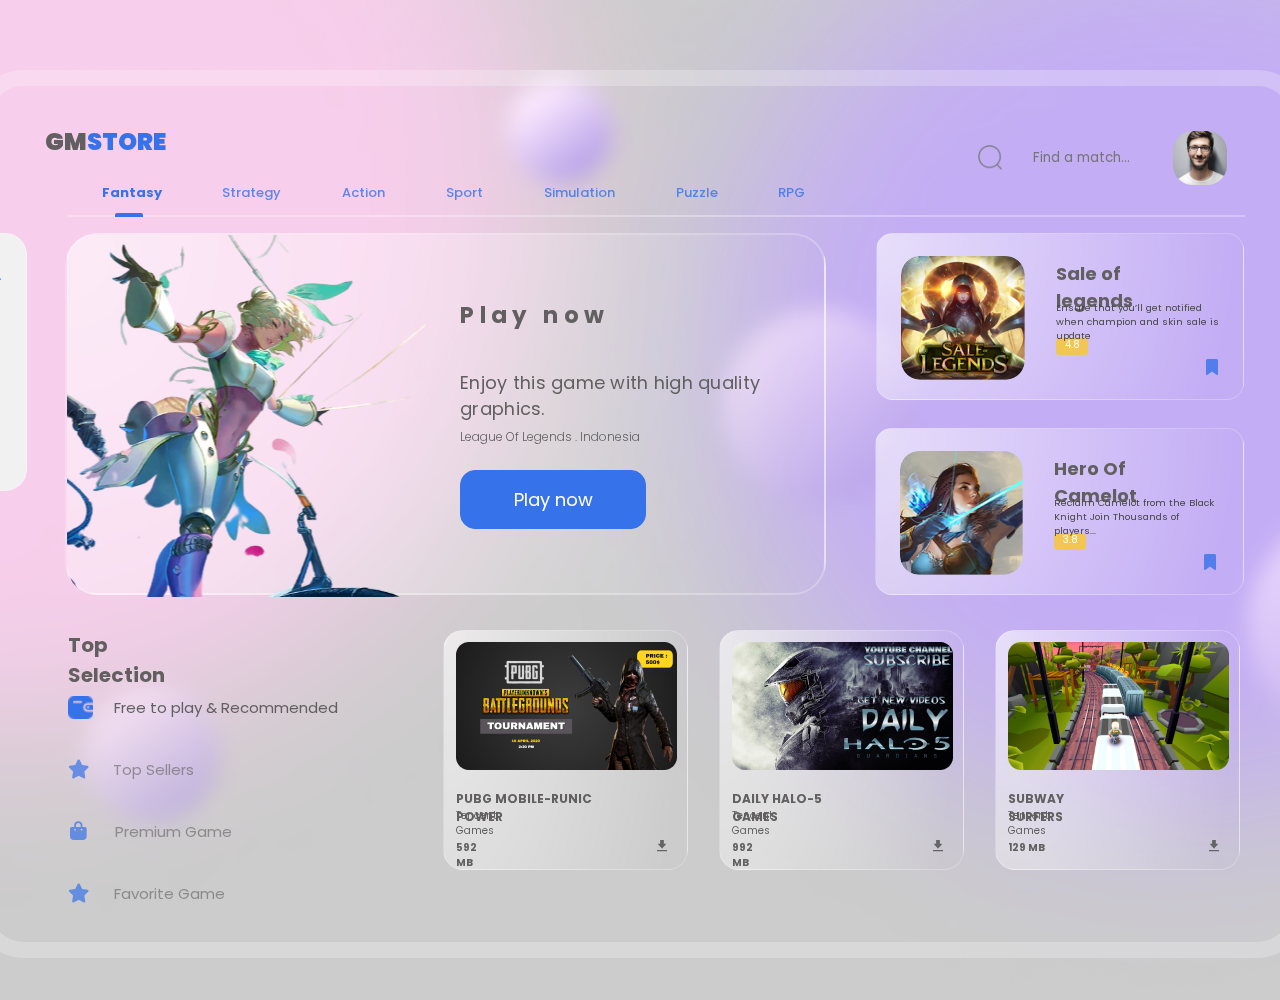
<file: index.html>
<!DOCTYPE html>
<html lang="en">

<head>
    <meta charset="UTF-8">
    <meta http-equiv="X-UA-Compatible" content="IE=edge">
    <meta name="viewport" content="width=device-width, initial-scale=1.0">
    <title>Glassmorphism UI</title>
    <link rel="icon" href="JAGA.png">
    <link rel="stylesheet" href="style.css">
    <link rel="stylesheet" href="https://cdnjs.cloudflare.com/ajax/libs/font-awesome/5.15.4/css/all.min.css">
    <link rel="stylesheet" href="https://cdnjs.cloudflare.com/ajax/libs/font-awesome/6.3.0/css/all.min.css">
</head>

<body>

    <div class="head">
        <div class="surface">
            <h2 class="surf">
                <b class="b1">GM</b>
                <b class="b2">STORE</b>
            </h2>
            <div class="find_match">
                <img src="img/Search.png" class="ii">
                <input type="search" class="find" placeholder="Find a match...">
                <img src="img/Rectangle 15.png" class="i">
            </div>
            <div class="n_navbar">
                <nav class="navbar">
                    <a href="#" class="fantasy">Fantasy</a>
                    <a href="#" class="st">Strategy</a>
                    <a href="#" class="st">Action</a>
                    <a href="#" class="st">Sport</a>
                    <a href="#" class="st">Simulation</a>
                    <a href="#" class="st">Puzzle</a>
                    <a href="#" class="st">RPG</a>
                </nav>
                <div class="b_navbar">
                    <div class="b_nav"></div>
                </div>
            </div>
            <div class="play">
                <div class="menu">
                    <a href="#"><i class="fa-solid fa-house"></i></a>
                    <a href="#"><i class="fas fa-bell"></i></a>
                    <a href="#"><i class="fas fa-user"></i></a>
                    <a href="#"><i class="fa-solid fa-bookmark ab"></i></a>
                </div>
                <div class="play_now">
                    <div class="img"></div>
                    <h2 class="h5">Play now</h2>
                    <p class="p5">Enjoy this game with high quality graphics.</p>
                    <p class="p6">League Of Legends . Indonesia</p>
                    <button class="btn1">Play now</button>
                </div>
                <div class="sale">
                    <div class="img1">
                        <img src="img/Rectangle 7.png" class="i14">
                    </div>
                    <div class="box_sale">
                        <h2 class="h6">Sale of legends</h2>
                        <p class="p7">Ensure that you’ll get notified when champion and skin sale is update</p>
                        <div class="bor">4.8</div>
                        <i class="fa-solid fa-bookmark ask"></i>
                    </div>
                </div>
                <div class="hero">
                    <div class="img3">
                        <img src="img/Rectangle 8.png" class="i16">
                    </div>
                    <div class="box_hero">
                        <h2 class="h7">Hero Of Camelot</h2>
                        <p class="p8">Reclaim Camelot from the Black Knight Join Thousands of players...</p>
                        <div class="bor">3.8</div>
                        <i class="fa-solid fa-bookmark ask"></i>
                    </div>
                </div>
            </div>
            <div class="top_selection">
                <div class="top">
                    <h2 class="text">
                        Top Selection
                    </h2>
                    <div class="box1">
                        <img src="img/Wallet.png" class="i1">
                        <p class="p1 a">Free to play & Recommended</p>
                    </div>
                    <div class="box2">
                        <p class="b ap"><i class="fas fa-star"></i>Top Sellers</p>
                    </div>
                    <div class="box3">
                        <p class="b pab"><i class="fas fa-shopping-bag as"></i>Premium Game</p>
                    </div>
                    <div class="box4">
                        <p class="b pas"><i class="fas fa-star"></i>Favorite Game</p>
                    </div>
                </div>
                <div class="pubg">
                    <img src="img/Rectangle 9.png" class="i5">
                    <h2 class="h1">PUBG MOBILE-RUNIC POWER</h2>
                    <p class="pa">Tencent Games</p>
                    <div class="mb">
                        <h2 class="text2">592 MB</h2>
                        <img src="img/Vector.png" class="i8">
                    </div>
                </div>
                <div class="daily">
                    <img src="img/Rectangle 10.png" class="i5">
                    <h2 class="h2">DAILY HALO-5 GAMES</h2>
                    <p class="pa">Tencent Games</p>
                    <div class="mb">
                        <h2 class="text2">992 MB</h2>
                        <img src="img/Vector.png" class="i8">
                    </div>
                </div>
                <div class="subway">
                    <img src="img/Rectangle 11.png" class="i5">
                    <h2 class="h3">SUBWAY SURFERS</h2>
                    <p class="pa">Tencent Games</p>
                    <div class="mb">
                        <h2 class="text2">129 MB</h2>
                        <img src="img/Vector.png" class="i8">
                    </div>
                </div>
            </div>
        </div>
    </div>

    <div class="div">
        <div class="div">
            <div class="dvi"></div>
        </div>
    </div>

</body>

</html>
</file>
<file: style.css>
@import url('https://fonts.googleapis.com/css2?family=Poppins:wght@400;500;700&display=swap');
* {
    padding: 0;
    margin: 0;
    box-sizing: border-box;
    font-family: 'Poppins', sans-serif;
}

body {
    background: #ccc;
    display: flex;
    justify-content: center;
    align-items: center;
}

.head {
    width: 1500px;
    height: 1000px;
    background: url("img/Gradient-color.png") center;
}

.surface {
    width: 1333px;
    height: 888px;
    border: 16px solid rgba(255, 255, 255, 0.24);
    backdrop-filter: blur(11px);
    border-radius: 50px;
    margin: auto;
    margin-top: 70px;
    position: relative;
}

.surf {
    margin-top: 38px;
    margin-left: 55px;
    cursor: context-menu;
}

.b1 {
    color: #615F5F;
}

.b2 {
    margin: -5px;
    color: #3672E9;
}

.find_match {
    width: 249px;
    height: 54px;
    position: absolute;
    top: 45px;
    left: 988px;
    display: flex;
    justify-content: space-between;
}

.find {
    width: 109px;
    height: 23px;
    border: none;
    background: none;
    margin-top: 15px;
    border-color: none;
    outline: none;
    cursor: context-menu;
}

.ii {
    height: 24.905378341674805px;
    width: 24.909420013427734px;
    margin-top: 14px;
}

.n_navbar {
    height: 34px;
    width: 1177px;
    margin-top: 24px;
    margin-left: 78px;
}

.navbar {
    width: 704px;
    height: 20px;
    margin-left: 34px;
    display: flex;
    justify-content: space-between;
}

.fantasy {
    font-family: Poppins;
    font-size: 13px;
    font-weight: 700;
    line-height: 20px;
    letter-spacing: 0em;
    text-align: left;
    color: #3672e9;
}

.st {
    font-family: Poppins;
    font-size: 13px;
    font-weight: 500;
    line-height: 20px;
    letter-spacing: 0em;
    text-align: left;
    color: rgba(54, 114, 233, 0.8);
    transition: all 0.3s;
}

.st:hover {
    color: rgba(54, 114, 233, 0.9);
    transform: scale(1.07);
}

.b_navbar {
    width: 1177px;
    height: 4px;
    margin-top: 10px;
    border-bottom: 2px solid rgba(255, 255, 255, 0.31);
    backdrop-filter: blur(6.5px);
}

.b_nav {
    width: 28px;
    height: 4px;
    border: 1px #3672E9;
    border-radius: 2px 2px 0px 0px;
    background: #3672E9;
    margin-left: 47px;
}

a {
    text-decoration: none;
}

.play {
    height: 362.3399963378906px;
    width: 1294.8699951171875px;
    margin-top: 16px;
    margin-left: -40px;
    display: flex;
    position: relative;
}

.menu {
    height: 258px;
    width: 78px;
    border-radius: 22px;
    background: #f1f1f1;
    border: 1px solid rgba(255, 255, 255, 0.3);
    backdrop-filter: blur(11px);
    position: relative;
}

.fa-house {
    font-size: 20px;
    color: rgba(54, 114, 233, 1);
    position: absolute;
    top: 36px;
    left: 27px;
}

.fa-bell {
    color: rgba(54, 114, 233, 0.7);
    font-size: 19px;
    position: absolute;
    top: 92px;
    left: 29px;
    transition: all 0.3s;
}

.fa-user {
    color: rgba(54, 114, 233, 0.7);
    font-size: 19px;
    position: absolute;
    top: 148px;
    left: 29px;
    transition: all 0.3s;
}

.ab {
    color: rgba(54, 114, 233, 0.7);
    font-size: 19px;
    position: absolute;
    top: 204px;
    left: 30.4px;
    transition: all 0.3s;
}

.fa-bell:hover,
.fa-user:hover,
.ab:hover {
    color: rgba(54, 114, 233, 0.9);
}

.img {
    width: 358px;
    height: 362px;
    background: url("img/itl\ 1.png") center;
    border-radius: 33px;
}

.play_now {
    height: 362px;
    width: 764px;
    border-radius: 33px;
    margin-left: 38px;
    position: relative;
    border: 2px solid rgba(255, 255, 255, 0.24);
    backdrop-filter: blur(11px);
    background: radial-gradient(100% 249.45% at 0% 2.78%, rgba(255, 255, 255, 0.6) 0%, rgba(255, 255, 255, 0) 100%);
}

.h5 {
    width: 151px;
    height: 36px;
    position: absolute;
    top: 62px;
    left: 393px;
    font-family: Poppins;
    font-size: 23px;
    font-weight: 700;
    line-height: 36px;
    letter-spacing: 0.235em;
    text-align: left;
    color: #615F5F;
    cursor: context-menu;
}

.p5 {
    width: 304px;
    height: 52px;
    position: absolute;
    top: 135px;
    left: 393px;
    font-family: Poppins;
    font-size: 17.9px;
    font-weight: 400;
    line-height: 26px;
    letter-spacing: 0.015em;
    text-align: left;
    color: #615F5F;
    cursor: context-menu;
}

.p6 {
    width: 184px;
    height: 18px;
    position: absolute;
    top: 193px;
    left: 393px;
    font-family: Poppins;
    font-size: 12px;
    font-weight: 300;
    line-height: 18px;
    letter-spacing: 0em;
    text-align: left;
    color: #615F5F;
    cursor: context-menu;
}

.btn1 {
    height: 59px;
    width: 186px;
    left: 393px;
    top: 235px;
    border-radius: 15px;
    position: absolute;
    background: #3672E9;
    color: white;
    border: 1px solid #3672E9;
    font-family: Poppins;
    font-size: 18px;
    font-weight: 400;
    line-height: 27px;
    letter-spacing: 0em;
    text-align: center;
    cursor: pointer;
    transition: all 0.3s;
}

.btn1:hover {
    box-shadow: 0 0 10px #3672E9;
}

.sale {
    height: 167.33999633789062px;
    width: 369.8699951171875px;
    border-radius: 17px;
    margin-left: 50px;
    border: 1px solid rgba(255, 255, 255, 0.24);
    display: flex;
    background: radial-gradient(100% 249.45% at 0% 2.78%, rgba(255, 255, 255, 0.6) 0%, rgba(255, 255, 255, 0) 100%);
}

.i14 {
    height: 123.60655975341797px;
    width: 123.60655975341797px;
    border-radius: 19.016393661499023px;
    margin-top: 22px;
    margin-left: 24px;
}

.box_sale {
    height: 123.61px;
    width: 166px;
    border-radius: nullpx;
    margin-left: 31.39px;
    margin-top: 26px;
    display: block;
}

.h6 {
    height: 27px;
    width: 140px;
    border-radius: nullpx;
    font-family: Poppins;
    font-size: 18px;
    font-weight: 700;
    line-height: 27px;
    letter-spacing: 0em;
    text-align: left;
    color: #615F5F;
    cursor: context-menu;
}

.p7 {
    height: 28px;
    width: 166px;
    border-radius: nullpx;
    font-family: Poppins;
    font-size: 9.5px;
    font-weight: 400;
    line-height: 14px;
    letter-spacing: 0em;
    text-align: left;
    color: #474747;
    margin-top: 14px;
    cursor: context-menu;
}

.bor {
    width: 32px;
    height: 16.600000381469727px;
    border-radius: 3.799999952316284px;
    background: #F2C655;
    font-family: Poppins;
    font-size: 10px;
    font-weight: 400;
    line-height: 14px;
    letter-spacing: 0em;
    text-align: center;
    color: #fff;
    margin-top: 9px;
    cursor: context-menu;
}

.ask {
    color: rgba(54, 114, 233, 0.8);
    margin-left: 150px;
    cursor: pointer;
    transition: all 0.3s;
}

.ask:active {
    color: gray;
}

.hero {
    position: absolute;
    height: 167.33999633789062px;
    width: 369.8699951171875px;
    right: 0;
    bottom: 0;
    border-radius: 17px;
    border: 1px solid rgba(255, 255, 255, 0.24);
    backdrop-filter: blur(11px);
    background: radial-gradient(100% 249.45% at 0% 2.78%, rgba(255, 255, 255, 0.6) 0%, rgba(255, 255, 255, 0) 100%);
    display: flex;
}

.i16 {
    width: 123.60655975341797px;
    height: 123.60655975341797px;
    border-radius: 19.016393661499023px;
    margin-top: 22px;
    margin-left: 24px;
}

.box_hero {
    height: 123.61px;
    width: 166px;
    margin-left: 31.39px;
    margin-top: 26px;
}

.h7 {
    height: 27px;
    width: 152px;
    border-radius: nullpx;
    font-family: Poppins;
    font-size: 18px;
    font-weight: 700;
    line-height: 27px;
    letter-spacing: 0em;
    text-align: left;
    color: #615F5F;
    cursor: context-menu;
}

.p8 {
    width: 163px;
    height: 28px;
    border-radius: nullpx;
    font-family: Poppins;
    font-size: 9.5px;
    font-weight: 400;
    line-height: 14px;
    letter-spacing: 0em;
    text-align: left;
    color: #474747;
    margin-top: 14px;
    cursor: context-menu;
}

.top_selection {
    height: 275px;
    width: 1178px;
    display: flex;
    margin-top: 35px;
    margin-left: 78px;
}

.text {
    height: 30px;
    width: 138px;
    border-radius: nullpx;
    font-family: Poppins;
    font-size: 20px;
    font-weight: 700;
    line-height: 30px;
    letter-spacing: 0em;
    text-align: left;
    color: #615F5F;
    cursor: context-menu;
}

.box1 {
    height: 23px;
    display: flex;
    margin-top: 36px;
    cursor: pointer;
}

.box2 {
    height: 23px;
    display: flex;
    margin-top: 39px;
    cursor: pointer;
}

.box3 {
    height: 23px;
    display: flex;
    margin-top: 39px;
    cursor: pointer;
}

.box4 {
    height: 23px;
    display: flex;
    margin-top: 39px;
    cursor: pointer;
}

.fas {
    font-size: 19px;
    color: rgba(54, 114, 233, 0.7);
    transition: all 0.3s;
}

.ap:hover .fas,
.pab:hover .fas,
.pas:hover .fas {
    color: rgba(54, 114, 233, 0.9);
}

.ap:hover,
.pab:hover,
.pas:hover {
    color: rgba(97, 95, 95, 0.8);
}

.as {
    margin-left: 2px;
}

.p1 {
    margin-left: 21px;
}

.ap {
    width: 126px;
    display: flex;
    justify-content: space-between;
    align-items: center;
    transition: all 0.3s;
}

.pab {
    width: 164px;
    display: flex;
    justify-content: space-between;
    align-items: center;
    transition: all 0.3s;
}

.pas {
    width: 157px;
    display: flex;
    justify-content: space-between;
    align-items: center;
    transition: all 0.3s;
}

.a {
    font-family: Poppins;
    font-size: 15px;
    font-weight: 400;
    line-height: 23px;
    letter-spacing: 0em;
    text-align: left;
    color: rgb(97, 95, 95);
}

.b {
    font-family: Poppins;
    font-size: 15px;
    font-weight: 400;
    line-height: 23px;
    letter-spacing: 0em;
    text-align: left;
    color: rgba(97, 95, 95, 0.6);
}

.pubg {
    margin-left: 105px;
}

.daily {
    margin-left: 31px;
}

.subway {
    margin-left: 31px;
}

.pubg,
.daily,
.subway {
    height: 240px;
    width: 245px;
    border-radius: 20px;
    background: radial-gradient(100% 249.45% at 0% 2.78%, rgba(255, 255, 255, 0.6) 0%, rgba(255, 255, 255, 0) 100%);
    border: 1px solid rgba(255, 255, 255, 0.24);
    backdrop-filter: blur(11px);
}

.i5 {
    margin-top: 11px;
    margin-left: 12px;
}

.h1 {
    height: 18px;
    width: 172px;
    font-family: Poppins;
    font-size: 12px;
    font-weight: 700;
    line-height: 18px;
    letter-spacing: 0em;
    text-align: left;
    color: #615F5F;
    margin-top: 13px;
    margin-left: 12px;
    cursor: context-menu;
}

.h2 {
    height: 18px;
    width: 131px;
    font-family: Poppins;
    font-size: 12px;
    font-weight: 700;
    line-height: 18px;
    letter-spacing: 0em;
    text-align: left;
    color: #615F5F;
    margin-top: 13px;
    margin-left: 12px;
    cursor: context-menu;
}

.h3 {
    height: 18px;
    width: 108px;
    font-family: Poppins;
    font-size: 12px;
    font-weight: 700;
    line-height: 18px;
    letter-spacing: 0em;
    text-align: left;
    color: #615F5F;
    margin-top: 13px;
    margin-left: 12px;
    cursor: context-menu;
}

.pa {
    height: 15px;
    width: 80px;
    font-family: Poppins;
    font-size: 10px;
    font-weight: 400;
    line-height: 15px;
    letter-spacing: 0em;
    text-align: left;
    color: #615F5F;
    margin-left: 12px;
    cursor: context-menu;
}

.mb {
    display: flex;
    justify-content: space-between;
    margin-top: 17px;
    margin-left: 12px;
}

.text2 {
    height: 15px;
    width: 37px;
    font-family: Poppins;
    font-size: 10px;
    font-weight: 700;
    line-height: 15px;
    letter-spacing: 0em;
    text-align: left;
    color: rgba(97, 95, 95, 1);
    cursor: context-menu;
}

.i8 {
    width: 10px;
    height: 11.25px;
    margin-right: 19.75px;
    cursor: pointer;
}

.sale,
.hero,
.pubg,
.daily,
.subway {
    transition: all 0.3s;
}

.sale:hover,
.hero:hover,
.pubg:hover,
.daily:hover,
.subway:hover {
    box-shadow: 0 0 10px rgba(100, 100, 100, 0.7);
}
</file>
